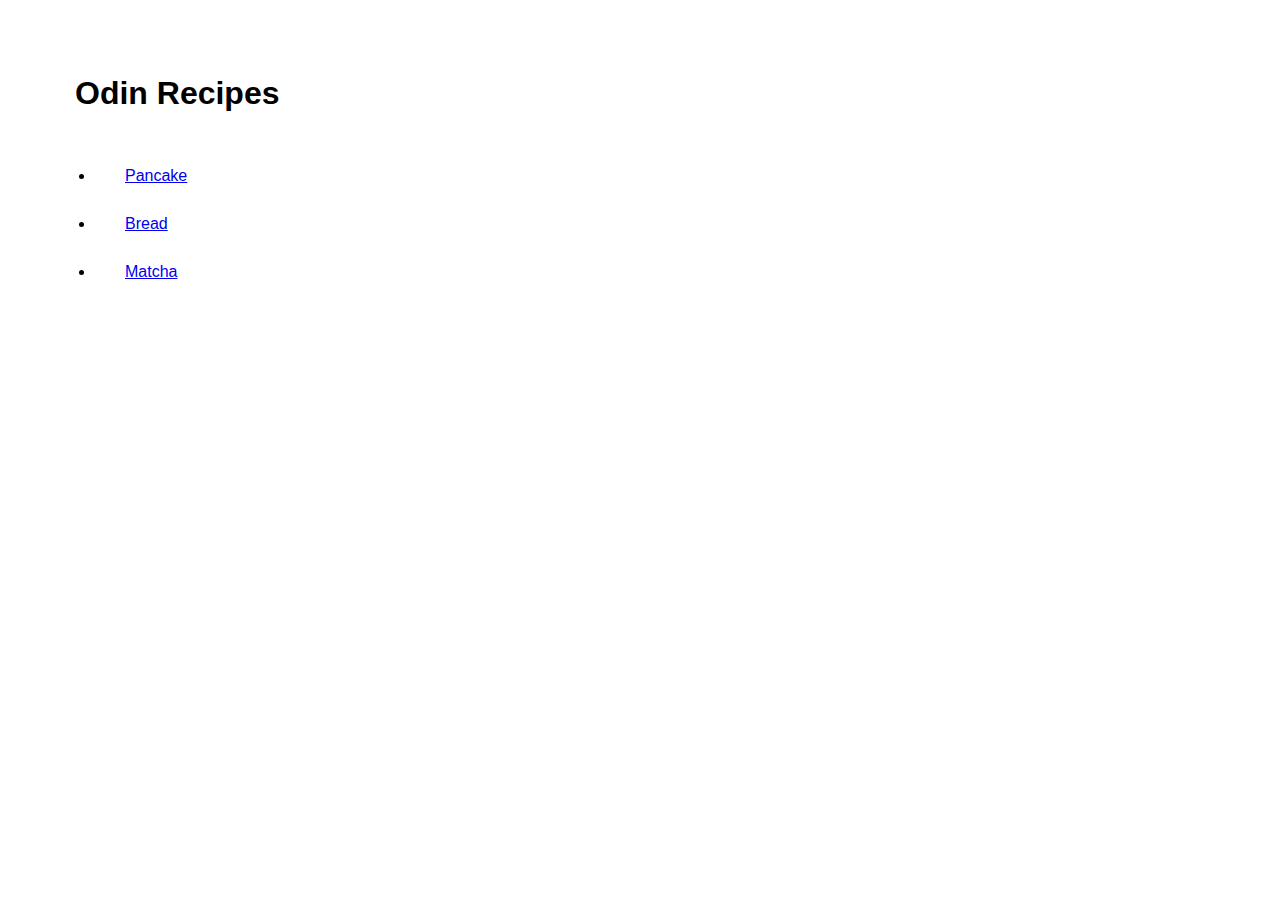
<file: index.html>
<!DOCTYPE html>
<html lang="en">
<head>
    <meta charset="UTF-8">
    <meta name="viewport" content="width=device-width, initial-scale=1.0">
    <link rel="stylesheet" href="style.css">
    <title>Document</title>
</head>
<body>
    <h1>Odin Recipes</h1>
    <ul>
        <li><a href="recipes/pancakes.html">Pancake</a></li>
        <li><a href="recipes/bread.html">Bread</a></li>
        <li><a href="recipes/matcha.html">Matcha</a></li>
</ul>
</body>
</html>
</file>
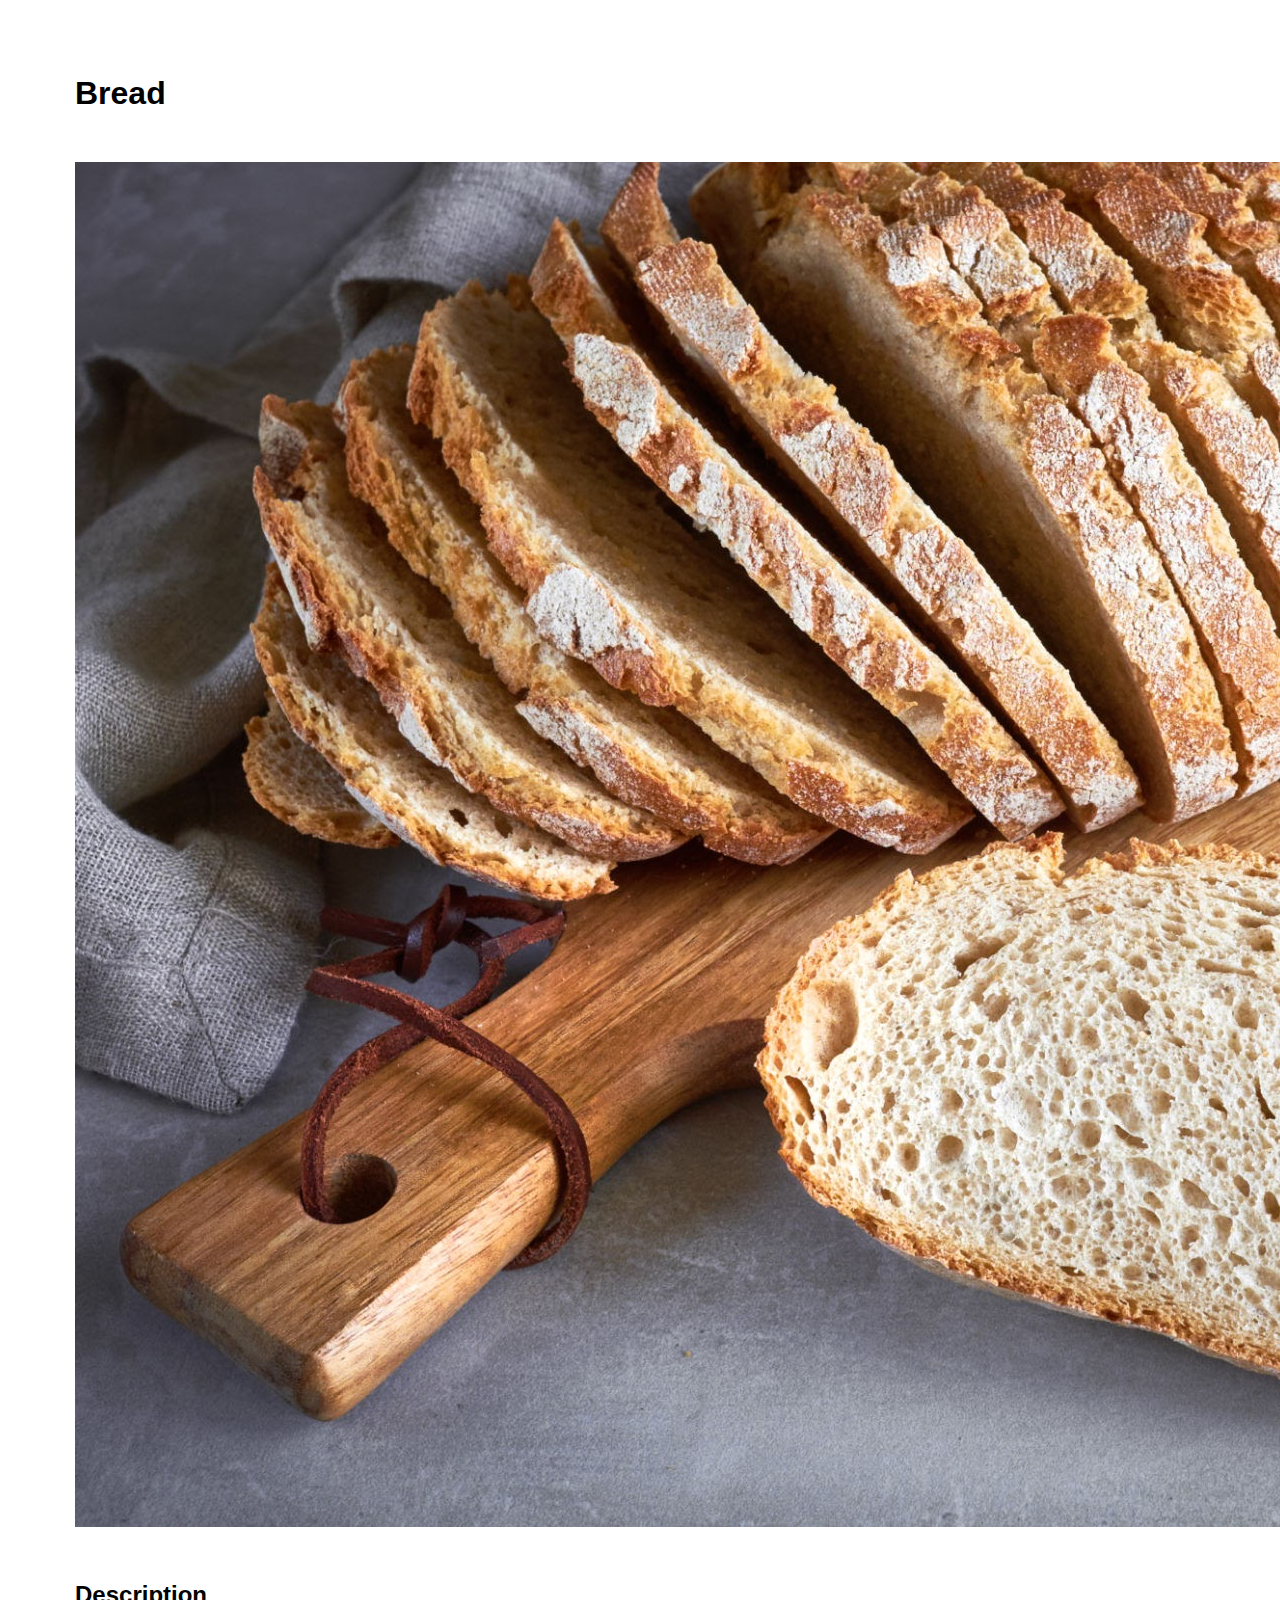
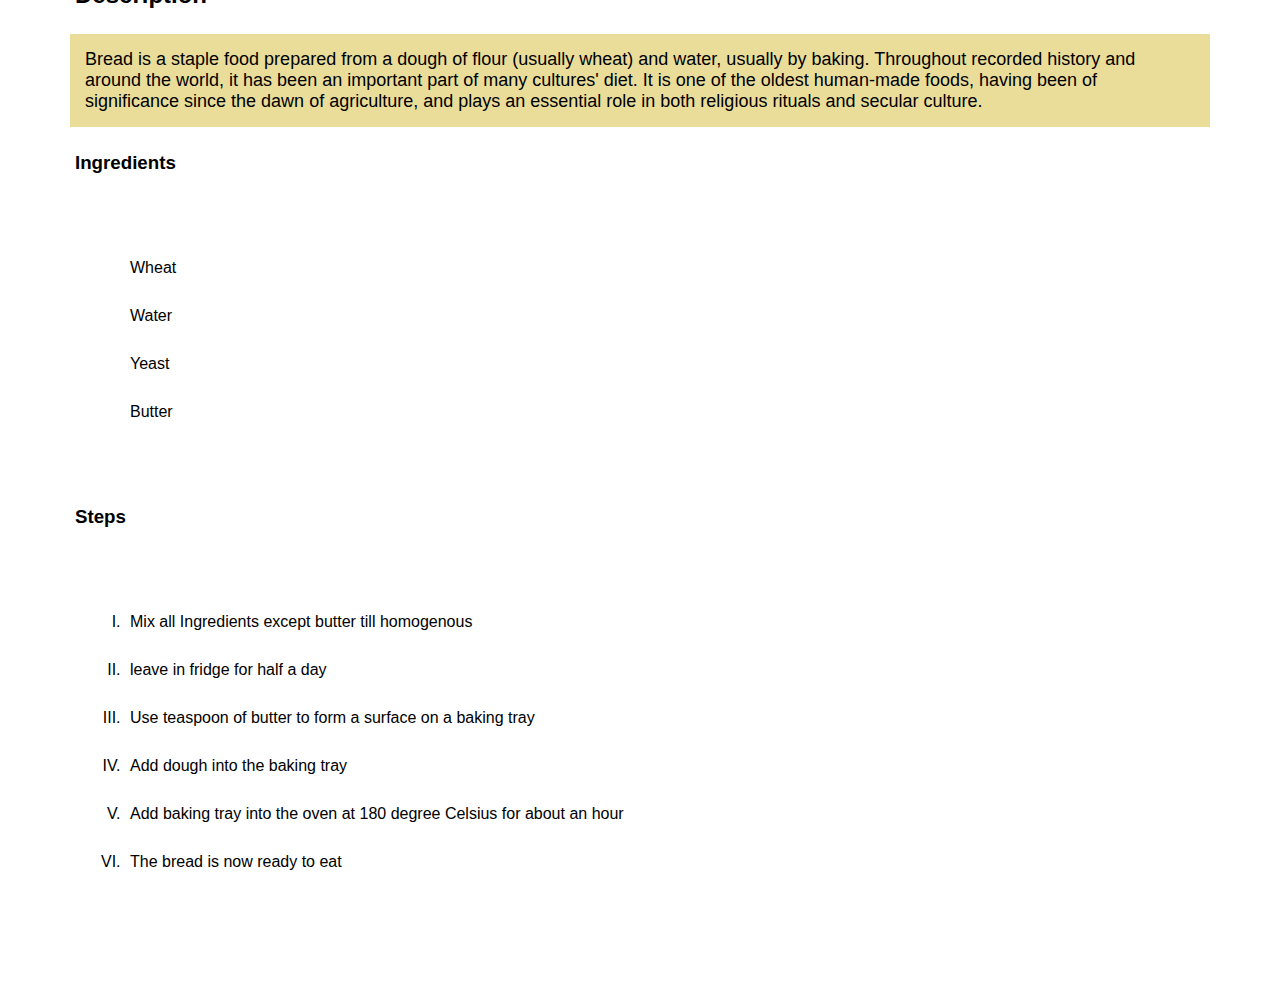
<file: recipes/bread.html>
<!DOCTYPE html>
<html lang="en">
  <head>
    <meta charset="UTF-8" />
    <meta name="viewport" content="width=device-width, initial-scale=1.0" />
    <link rel="stylesheet" href="../style.css">
    <title>Document</title>
  </head>
  <body>
    <h1>Bread</h1>
    <img src="../images/Bread.jpg" alt="bread" />
    <h2>Description</h2>
    <p id="description">Bread is a staple food prepared from a dough of flour (usually wheat) and water, usually by baking. Throughout recorded history and around the world, it has been an important part of many cultures' diet. It is one of the oldest human-made foods, having been of significance since the dawn of agriculture, and plays an essential role in both religious rituals and secular culture. </p>
    <h3>Ingredients</h3>
    <ul class="ingredients">
        <li>Wheat</li>
        <li>Water</li>
        <li>Yeast</li>
        <li>Butter</li>
    </ul>
    <h3>Steps</h3>
    <ol>
        <li>Mix all Ingredients except butter till homogenous</li>
        <li>leave in fridge for half a day</li>
        <li>Use teaspoon of butter to form a surface on a baking tray</li>
        <li>Add dough into the baking tray </li>
        <li>Add baking tray into the oven at 180 degree Celsius for about an hour</li>
        <li>The bread is now ready to eat</li>
    </ol>
  </body>
</html>
</file>
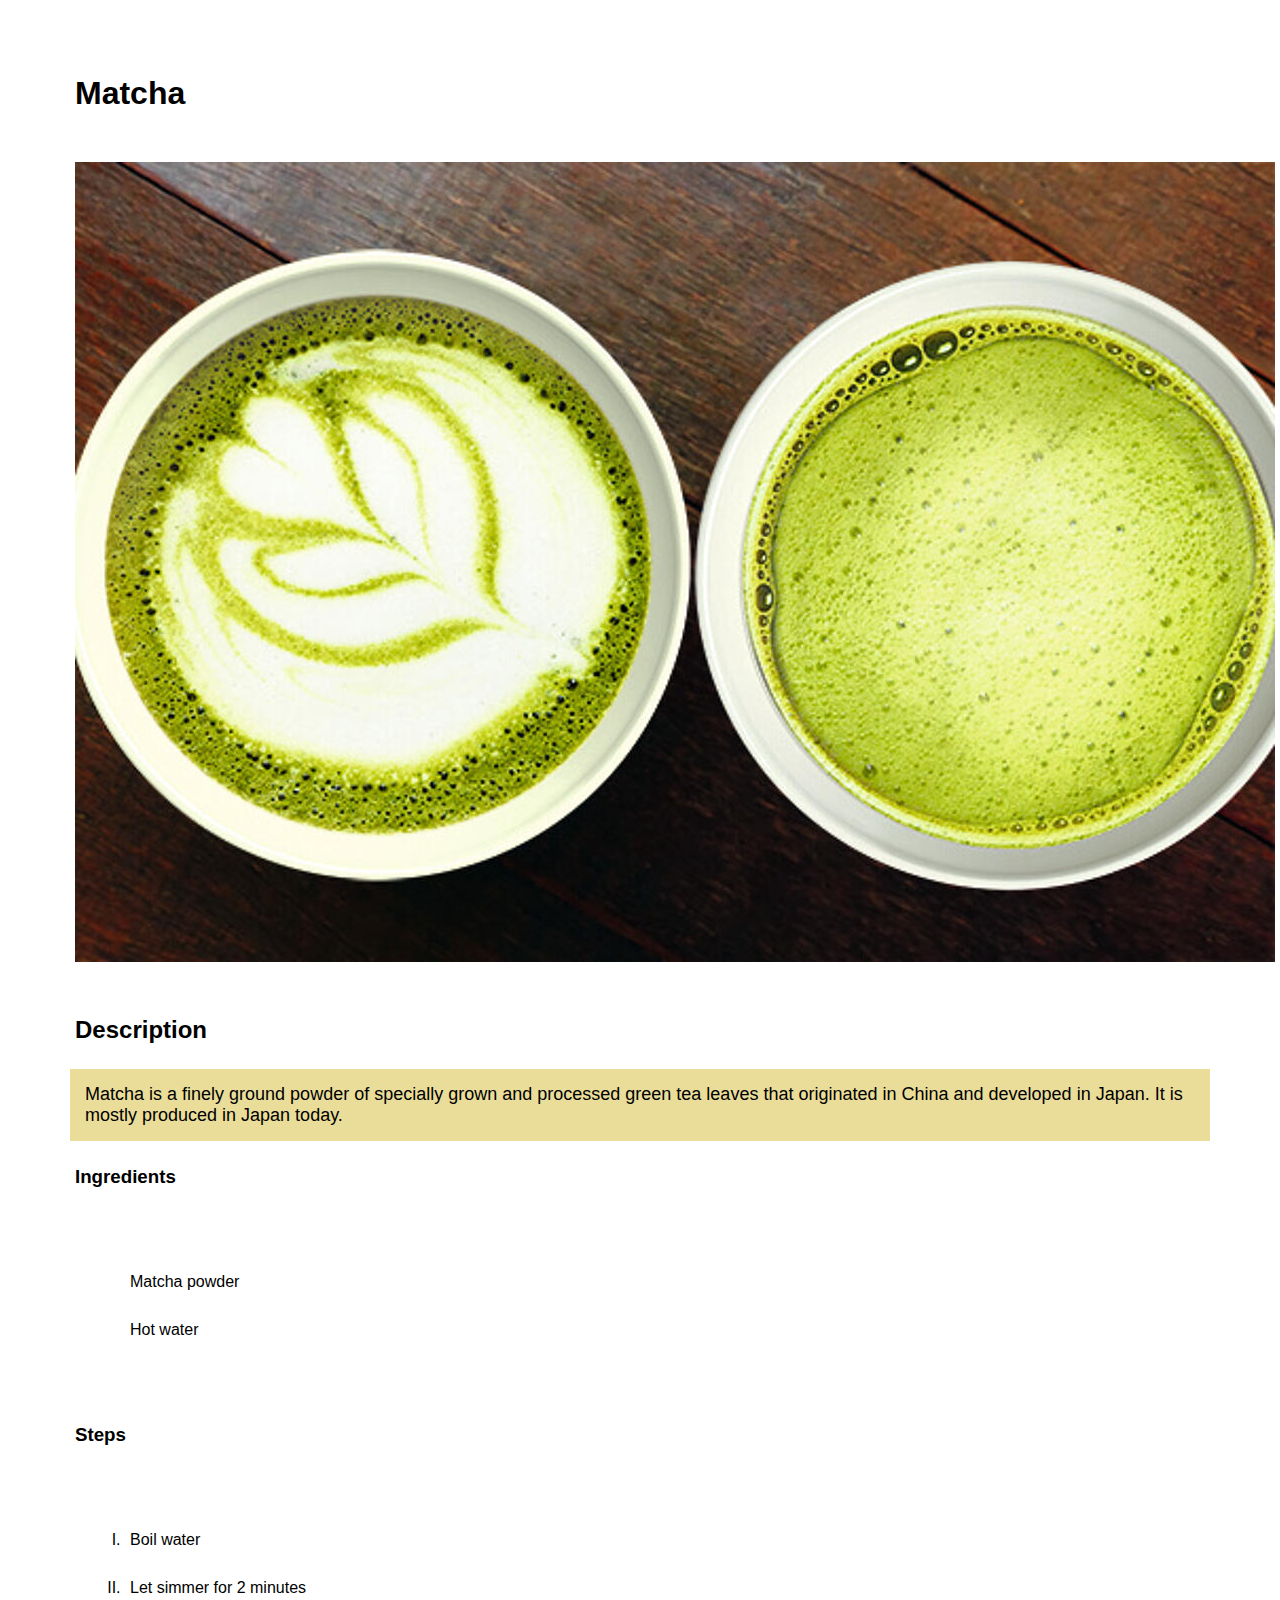
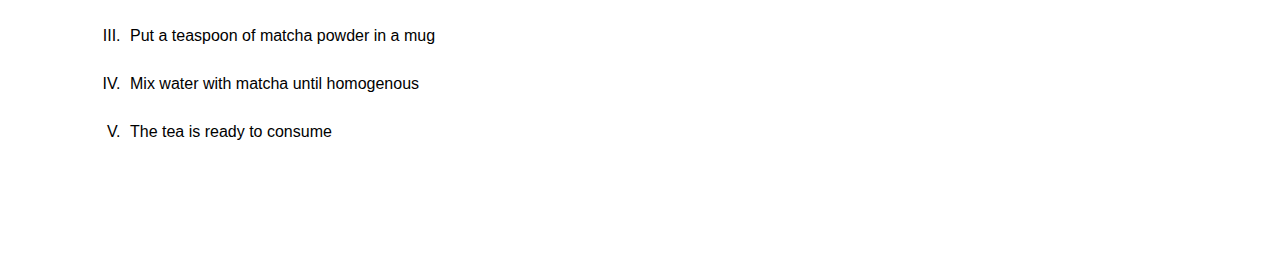
<file: recipes/matcha.html>
<!DOCTYPE html>
<html lang="en">
  <head>
    <meta charset="UTF-8" />
    <meta name="viewport" content="width=device-width, initial-scale=1.0" />
    <link rel="stylesheet" href="../style.css">
    <title>Document</title>
  </head>
  <body>
    <h1>Matcha</h1>
    <img src="../images/Matcha.jpg" alt="Matcha" />
    <h2>Description</h2>
    <p id="description">
      Matcha is a finely ground powder of specially grown and processed green
      tea leaves that originated in China and developed in Japan. It is mostly
      produced in Japan today.
    </p>
    <h3>Ingredients</h3>
    <ul class="ingredients">
      <li>Matcha powder</li>
      <li>Hot water</li>
    </ul>
    <h3>Steps</h3>
    <ol>
      <li>Boil water</li>
      <li>Let simmer for 2 minutes</li>
      <li>Put a teaspoon of matcha powder in a mug</li>
      <li>Mix water with matcha until homogenous</li>
      <li>The tea is ready to consume</li>
    </ol>
  </body>
</html>
</file>
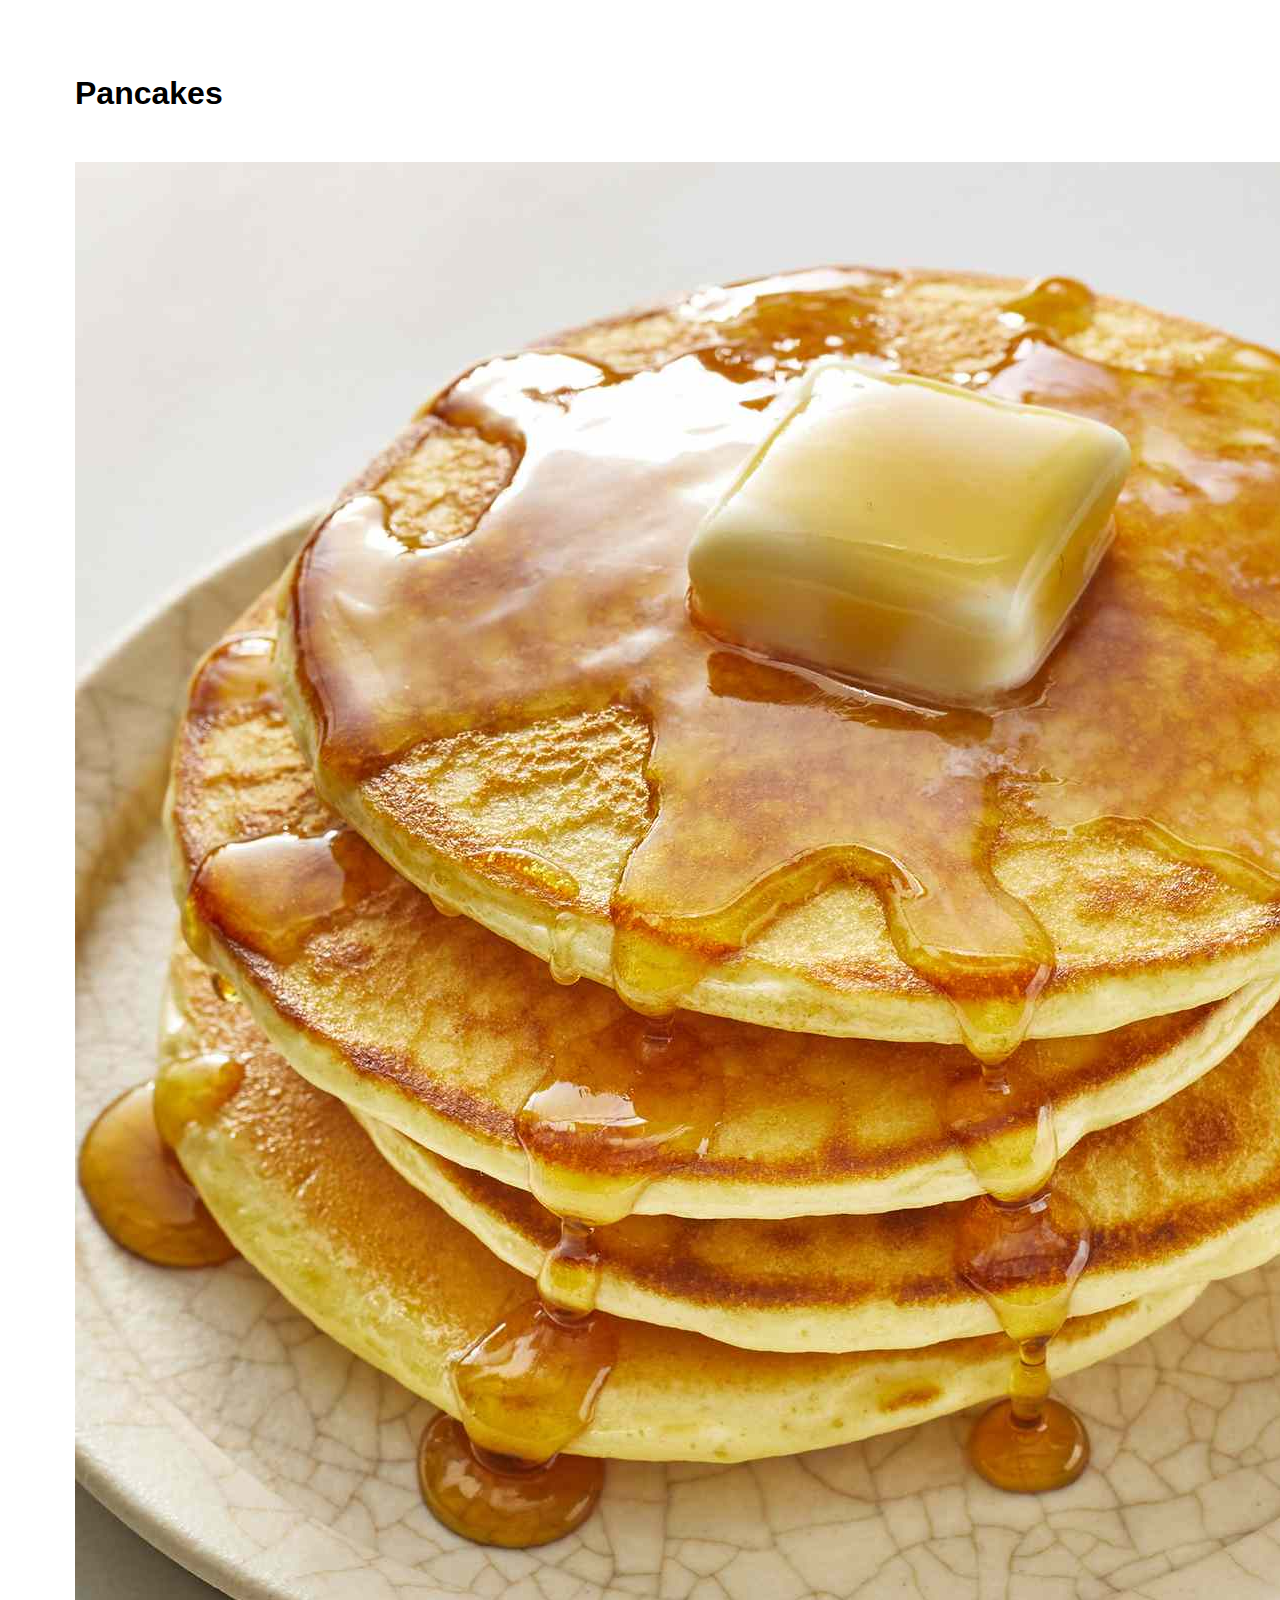
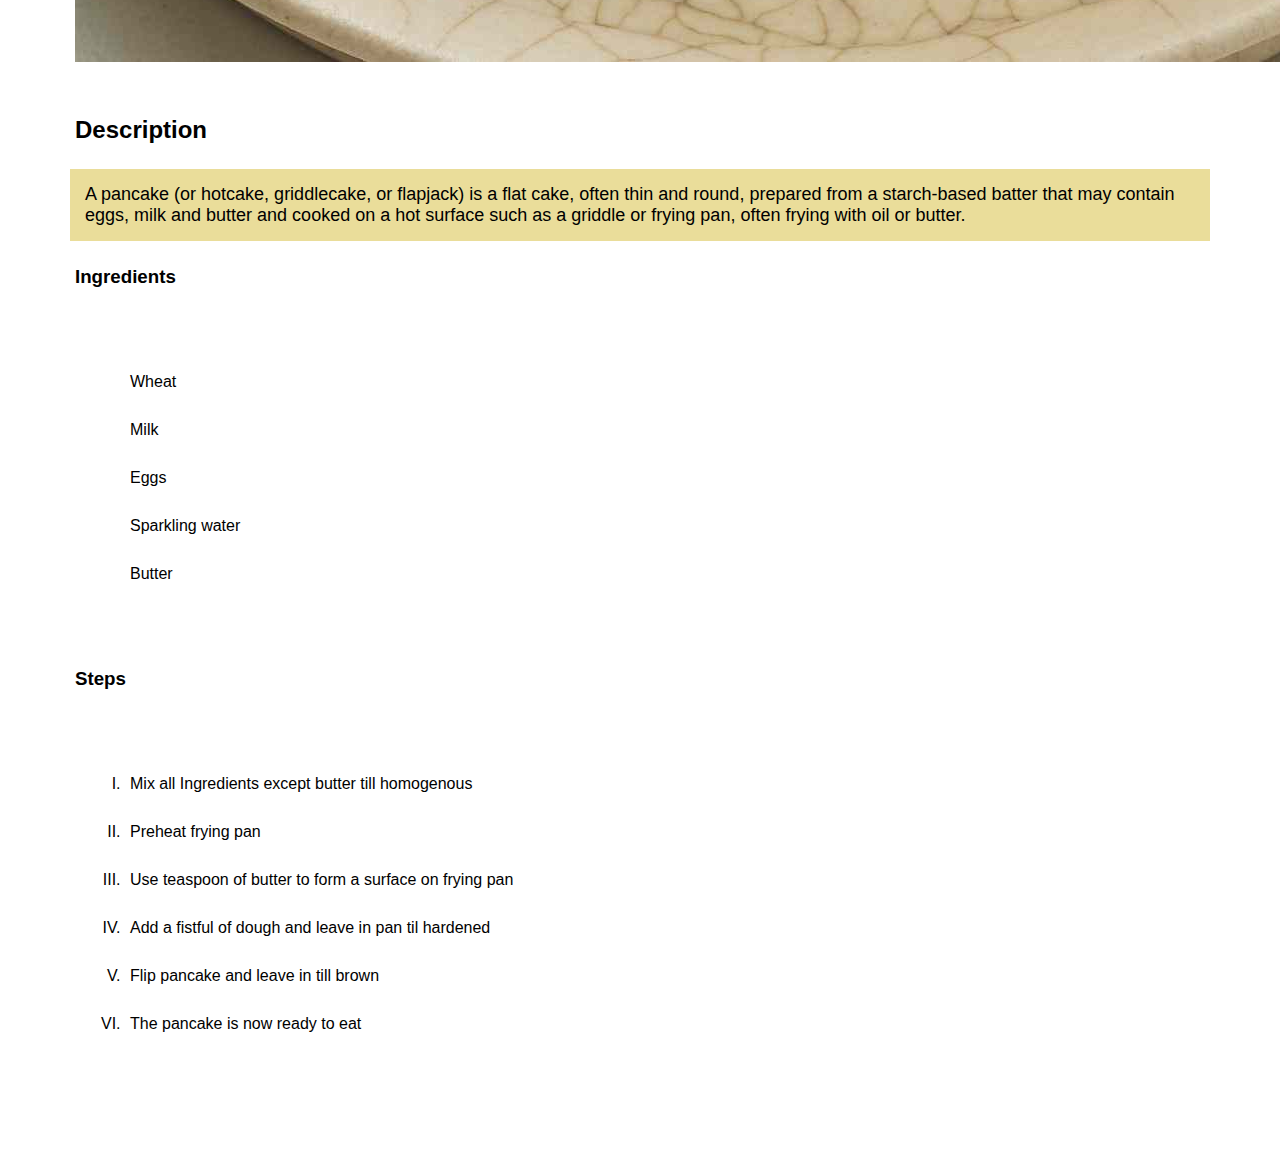
<file: recipes/pancakes.html>
<!DOCTYPE html>
<html lang="en">
  <head>
    <meta charset="UTF-8" />
    <meta name="viewport" content="width=device-width, initial-scale=1.0" />
    <link rel="stylesheet" href="../style.css">
    <title>Document</title>
  </head>
  <body>
    <h1>Pancakes</h1>
    <img src="../images/Pancake.jpg" alt="pancake" />
    <h2>Description</h2>
    <p id="description">A pancake (or hotcake, griddlecake, or flapjack) is a flat cake, often thin and round, prepared from a starch-based batter that may contain eggs, milk and butter and cooked on a hot surface such as a griddle or frying pan, often frying with oil or butter.</p>
    <h3>Ingredients</h3>
    <ul class="ingredients">
        <li>Wheat</li>
        <li>Milk</li>
        <li>Eggs</li>
        <li>Sparkling water</li>
        <li>Butter</li>
    </ul>
    <h3>Steps</h3>
    <ol>
        <li>Mix all Ingredients except butter till homogenous</li>
        <li>Preheat frying pan</li>
        <li>Use teaspoon of butter to form a surface on frying pan</li>
        <li>Add a fistful of dough and leave in pan til hardened</li>
        <li>Flip pancake and leave in till brown</li>
        <li>The pancake is now ready to eat</li>
    </ol>
  </body>
</html>
</file>
<file: style.css>
* {
  font-family: "Franklin Gothic Medium", "Arial Narrow", Arial, sans-serif;
  margin: 20px;
  padding: 5px;
}

#description {
  font-size: large;
  background-color: rgb(234, 221, 154);
  padding: 15px;
}

.ingredients {
  list-style-type: none;
  margin: 50px;
}

ol {
    list-style-type: upper-roman;
    margin: 50px;
  }
</file>
